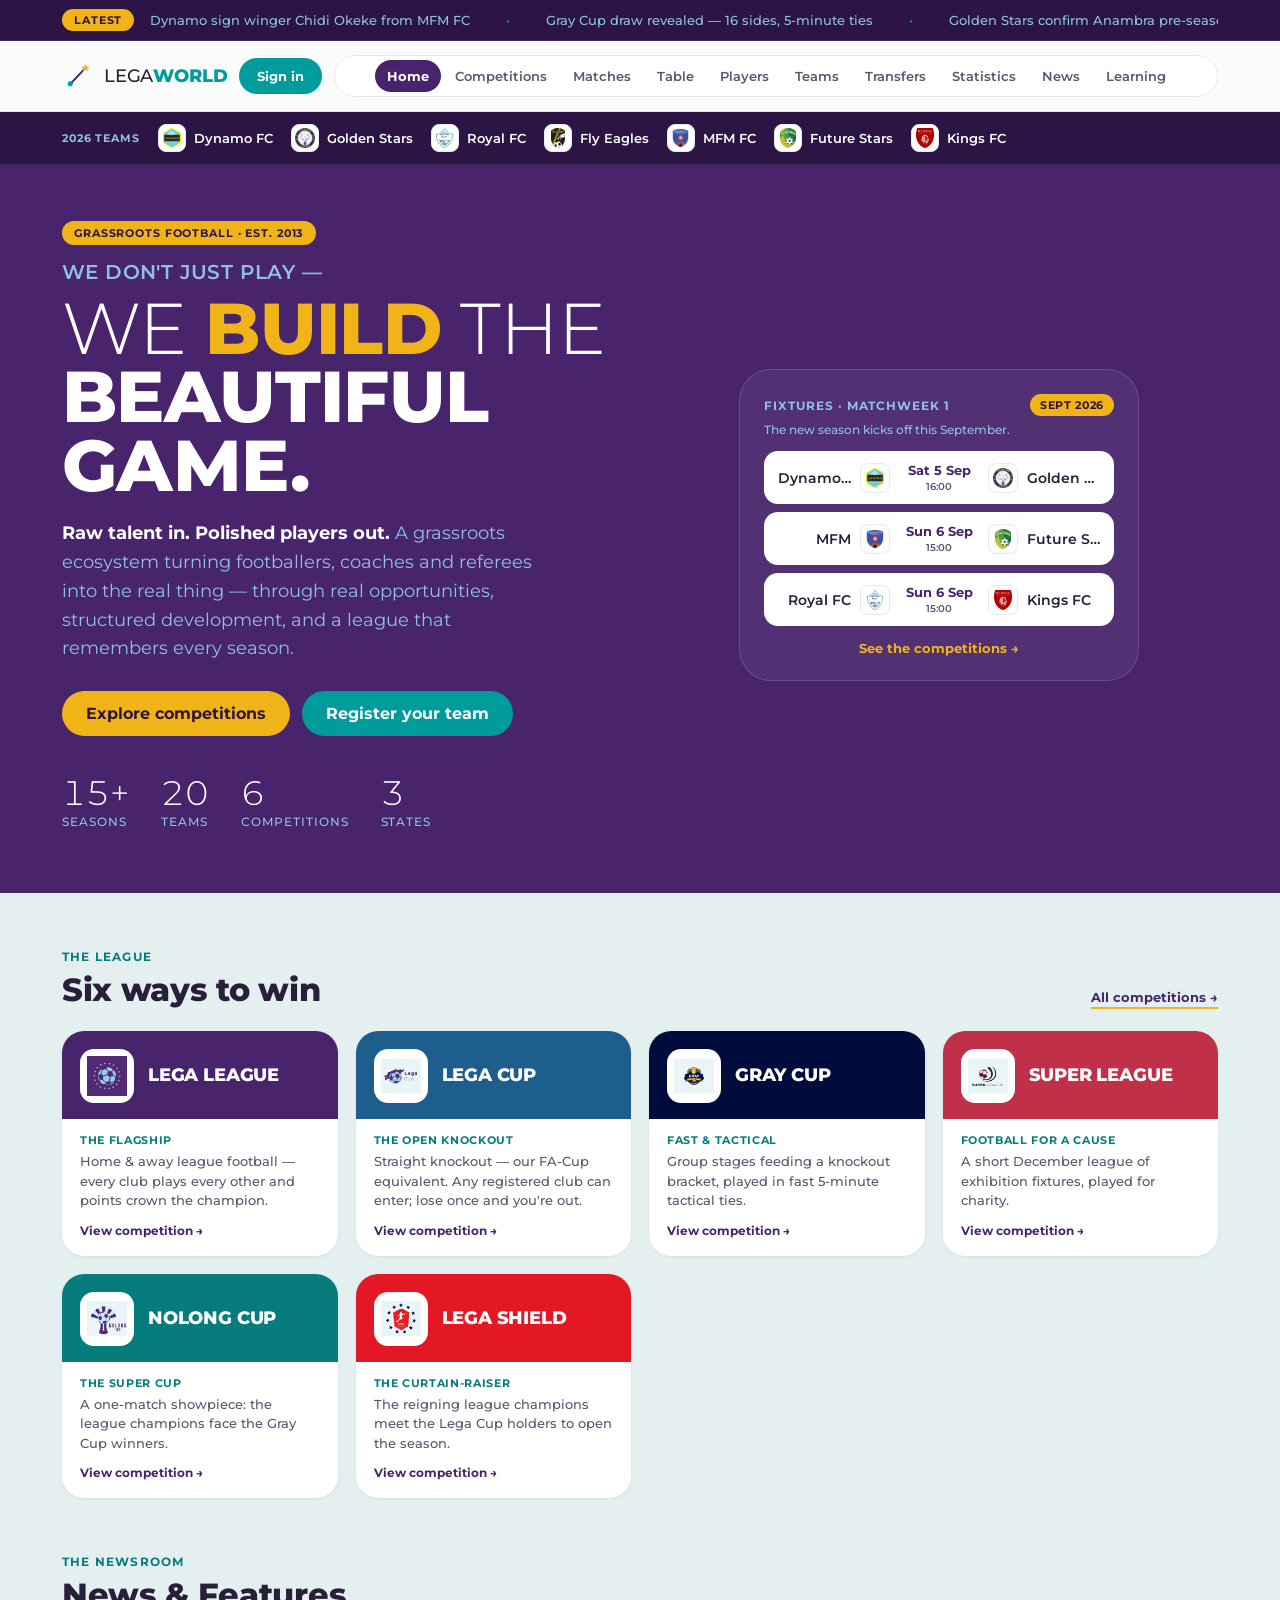
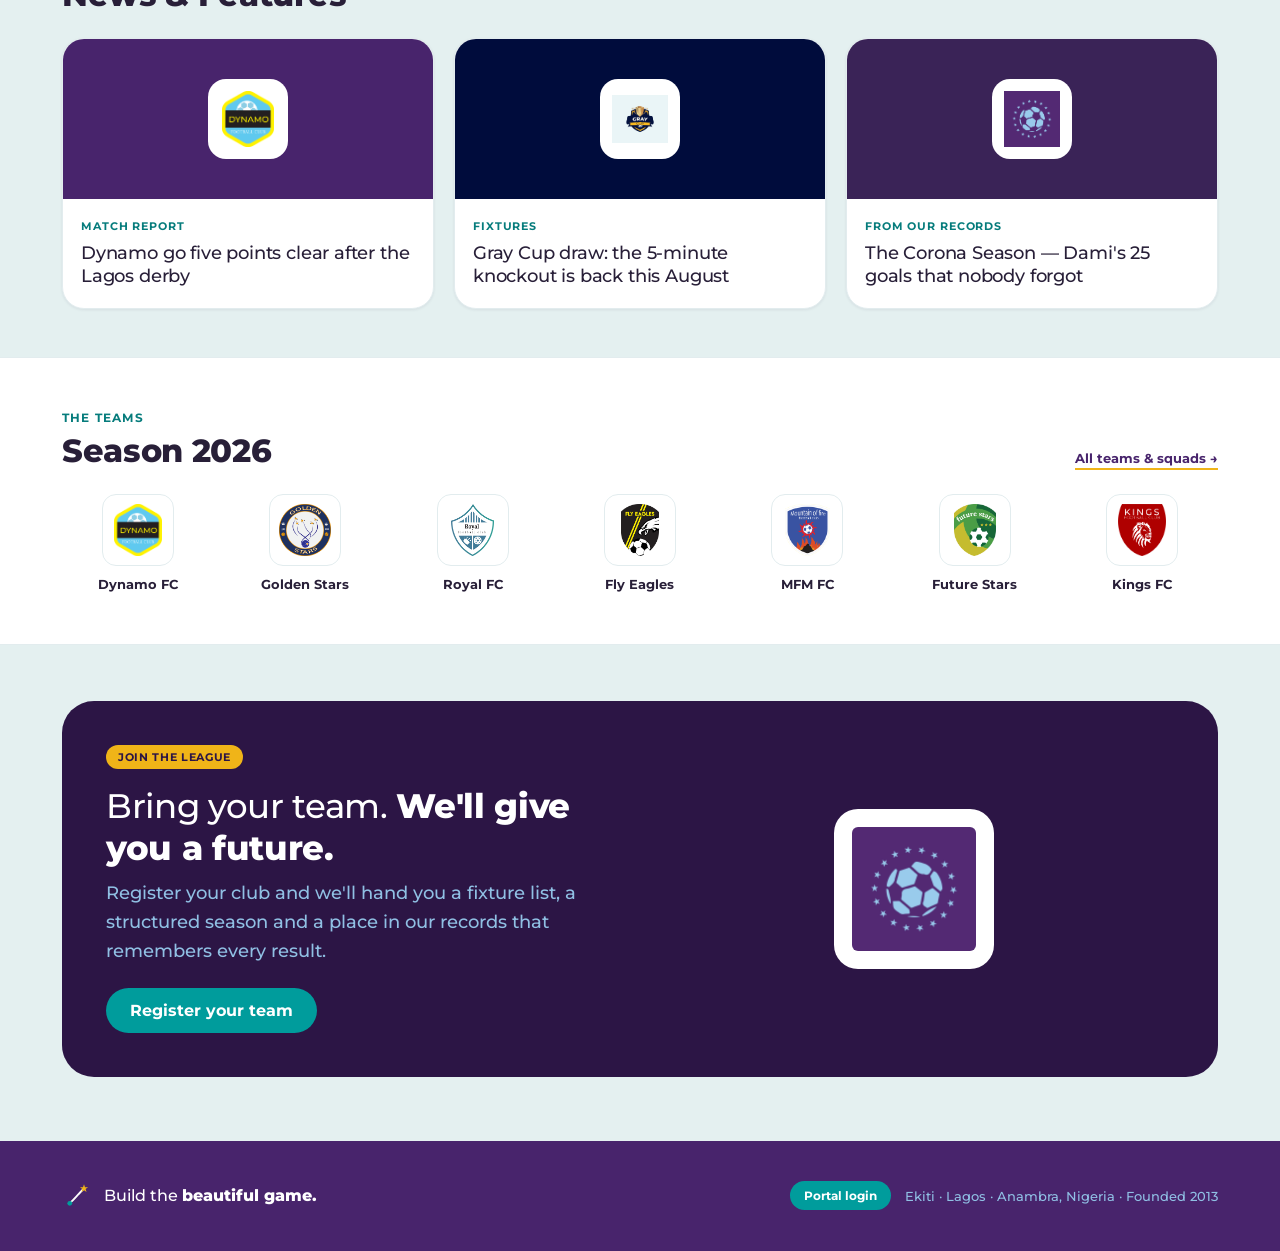
<file: index.html>
<!DOCTYPE html>
<html lang="en">
<head>
  <meta charset="utf-8" />
  <meta name="viewport" content="width=device-width, initial-scale=1" />
  <title>Lega World — Build the beautiful game</title>
  <meta name="description" content="Lega World — a grassroots football ecosystem. Competitions, league tables, teams, players, transfers and 15 seasons of stats." />
  <meta name="theme-color" content="#2C1545" />

  <!-- Montserrat (the brand typeface) -->
  <link rel="preconnect" href="https://fonts.googleapis.com" />
  <link rel="preconnect" href="https://fonts.gstatic.com" crossorigin />
  <link rel="stylesheet" href="https://fonts.googleapis.com/css2?family=Montserrat:wght@300;400;500;600;700;800&display=swap" />

  <link rel="icon" href="assets/logo/lega-world-logo-primary.svg" />
  <link rel="stylesheet" href="css/site.css?v=20260623i" />
</head>
<body>
  <div id="app"></div>

  <!-- runtime + components + app (no build step, no framework).
       ?v= is a cache-buster: bump it whenever a js/css file changes so
       returning visitors fetch the new code instead of a stale cached copy. -->
  <script src="js/dc-runtime.js?v=20260623i"></script>
  <script src="js/components.js?v=20260623i"></script>

  <!-- data: config + bundled defaults + Supabase data layer -->
  <script src="config.js?v=20260623i"></script>
  <script src="js/data.seed.js?v=20260623i"></script>
  <script src="js/challenge-place-data.js?v=20260624b"></script>
  <script src="js/challenge-place-player-data.js?v=20260627a"></script>
  <script src="js/challenge-place-match-data.js?v=20260625a"></script>
  <script src="js/supabase.js?v=20260623i"></script>

  <!-- the application (original template + logic) -->
  <script src="js/app.js?v=20260623i"></script>
  <!-- Phase 1 behaviour: DB-backed registrations/transfers + news reader -->
  <script src="js/integrations.js?v=20260627b"></script>

  <!-- boot: render instantly from bundled data, then upgrade from Supabase -->
  <script>
    (function () {
      function boot() {
        // 1) Render IMMEDIATELY from the bundled data. The site must never wait
        //    on the network to appear — a slow or stalled CDN (esm.sh) / Supabase
        //    used to leave the page blank and frozen until the request resolved
        //    (which never happens on a flaky connection).
        window.LEGA_CONTENT = window.LEGA_CONTENT || null;
        try { window.LEGA_MOUNT(); } catch (e) {}
        // 2) In the background, upgrade to live Supabase data if/when it arrives.
        //    Failures or stalls here no longer matter — the page already works.
        if (!window.LEGA_loadContent) return;
        var pSquads = window.LEGA_loadSquads ? window.LEGA_loadSquads() : Promise.resolve(null);
        Promise.all([
          window.LEGA_loadContent().catch(function () { return null; }),
          pSquads.catch(function () { return null; })
        ]).then(function (res) {
          var content = res[0], squads = res[1];
          if (squads) { content = content || {}; content.rosters = squads; }
          if (!content) return;                      // no live data -> keep instant render
          window.LEGA_CONTENT = content;
          try { window.LEGA_MOUNT(); } catch (e) {}  // re-render with live data (state preserved)
        });
      }
      if (document.readyState === "loading") document.addEventListener("DOMContentLoaded", boot);
      else boot();
    })();
  </script>
</body>
</html>
</file>
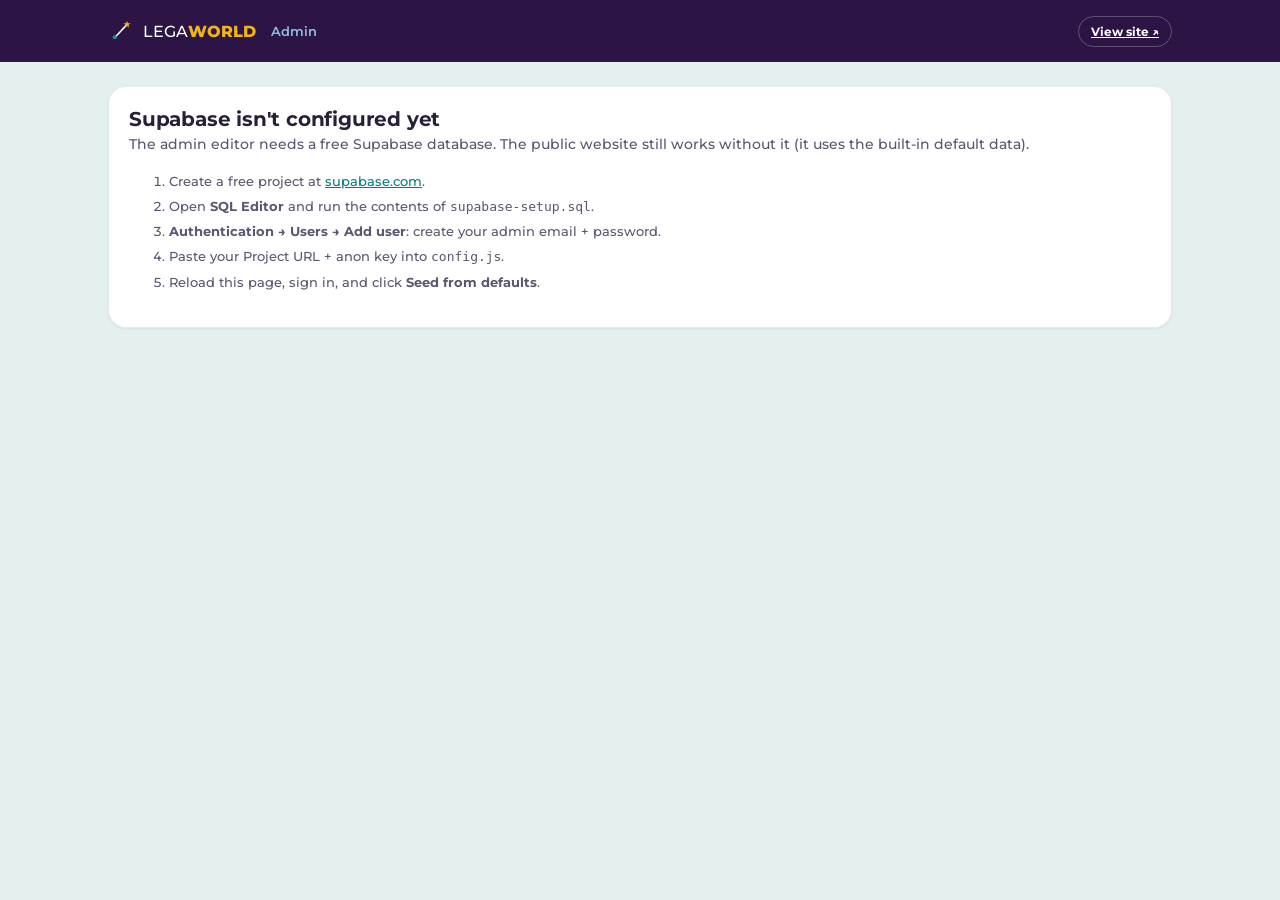
<file: admin.html>
<!DOCTYPE html>
<html lang="en">
<head>
  <meta charset="utf-8" />
  <meta name="viewport" content="width=device-width, initial-scale=1" />
  <title>Lega World — Admin</title>
  <link rel="preconnect" href="https://fonts.googleapis.com" />
  <link rel="preconnect" href="https://fonts.gstatic.com" crossorigin />
  <link rel="stylesheet" href="https://fonts.googleapis.com/css2?family=Montserrat:wght@300;400;500;600;700;800&display=swap" />
  <link rel="icon" href="assets/logo/lega-world-logo-primary.svg" />
  <style>
    :root{
      --purple:#48246C; --purple-dark:#2C1545; --teal:#009C9C; --teal-d:#067C7C;
      --gold:#F0B418; --sky:#90C0E4; --canvas:#E4F0F0; --ink:#281F38; --muted:#5C5470; --line:#E2ECEE;
    }
    *{box-sizing:border-box}
    body{margin:0;font-family:'Montserrat',system-ui,sans-serif;background:var(--canvas);color:var(--ink);}
    a{color:var(--teal-d)}
    .wrap{max-width:1100px;margin:0 auto;padding:0 18px}
    /* top bar */
    header{background:var(--purple-dark);color:#fff;position:sticky;top:0;z-index:20;}
    .bar{display:flex;align-items:center;gap:12px;min-height:62px;flex-wrap:wrap}
    .brand{display:flex;align-items:center;gap:9px;font-weight:800}
    .brand img{height:26px}
    .brand .a{font-weight:500}.brand .b{color:var(--gold)}
    .spacer{flex:1}
    .pill{display:inline-flex;align-items:center;gap:7px;cursor:pointer;border:none;font-family:inherit;font-weight:700;font-size:13px;padding:9px 15px;border-radius:999px;}
    .pill.ghost{background:transparent;color:#fff;border:1px solid rgba(255,255,255,.25)}
    .pill.gold{background:var(--gold);color:var(--purple-dark)}
    .pill.teal{background:var(--teal);color:#fff}
    .pill.sm{font-size:12px;padding:7px 12px}
    .pill:disabled{opacity:.5;cursor:default}
    /* nav tabs */
    nav.tabs{background:var(--purple);}
    nav.tabs .wrap{display:flex;gap:2px;overflow-x:auto}
    nav.tabs button{background:transparent;border:none;color:rgba(255,255,255,.72);font-family:inherit;font-weight:700;font-size:13px;padding:13px 14px;cursor:pointer;white-space:nowrap;border-bottom:3px solid transparent}
    nav.tabs button.active{color:#fff;border-bottom-color:var(--gold)}
    /* content */
    main{padding:24px 0 80px}
    .card{background:#fff;border:1px solid var(--line);border-radius:18px;padding:20px;box-shadow:0 1px 3px rgba(44,21,69,.08);margin-bottom:18px}
    .card h2{margin:0 0 4px;font-size:20px;letter-spacing:-.01em}
    .card .sub{margin:0 0 16px;color:var(--muted);font-size:14px;font-weight:500}
    label.fl{display:block;font-size:11px;font-weight:700;text-transform:uppercase;letter-spacing:.04em;color:var(--muted);margin:0 0 5px}
    input.f, select.f, textarea.f{width:100%;font-family:inherit;font-size:14px;font-weight:500;padding:9px 11px;border:1px solid var(--line);border-radius:8px;background:#FAFCFC;color:var(--ink)}
    textarea.f{min-height:70px;resize:vertical}
    input.f:focus,select.f:focus,textarea.f:focus{outline:2px solid var(--teal);border-color:var(--teal)}
    .row{display:flex;gap:8px;align-items:center;flex-wrap:wrap}
    .grid{display:grid;gap:10px}
    .item{border:1px solid var(--line);border-radius:12px;padding:12px;background:#FBFCFD;margin-bottom:10px}
    .item .hd{display:flex;justify-content:space-between;align-items:center;gap:8px;margin-bottom:8px}
    .item .hd .t{font-weight:700;font-size:13px;color:var(--purple)}
    .x{background:#fff;border:1px solid var(--line);color:#C0392B;border-radius:8px;cursor:pointer;font-weight:800;font-size:13px;padding:5px 10px;font-family:inherit}
    .muted{color:var(--muted);font-size:13px;font-weight:500}
    .saved{position:fixed;left:50%;bottom:26px;transform:translateX(-50%);background:var(--teal-d);color:#fff;font-weight:700;font-size:14px;padding:11px 20px;border-radius:999px;box-shadow:0 8px 30px rgba(6,124,124,.4);opacity:0;transition:opacity .2s, transform .2s;pointer-events:none;z-index:50}
    .saved.show{opacity:1;transform:translateX(-50%) translateY(-4px)}
    /* login */
    .login{max-width:420px;margin:60px auto;}
    .err{color:#C0392B;font-size:13px;font-weight:600;margin-top:8px;min-height:18px}
    .cols{display:grid;grid-template-columns:1fr 1fr;gap:10px}
    @media (max-width:560px){.cols{grid-template-columns:1fr}}
    .banner{background:#FFF6E5;border:1px solid #F0D79A;color:#7A5A12;border-radius:12px;padding:12px 14px;font-size:13px;font-weight:600;margin-bottom:16px}
  </style>
</head>
<body>
  <div id="admin"></div>
  <div id="toast" class="saved">Saved ✓</div>

  <script src="config.js?v=20260623i"></script>
  <script src="js/data.seed.js?v=20260623i"></script>
  <script src="js/supabase.js?v=20260623i"></script>
  <script src="js/admin.js?v=20260623i"></script>
</body>
</html>
</file>
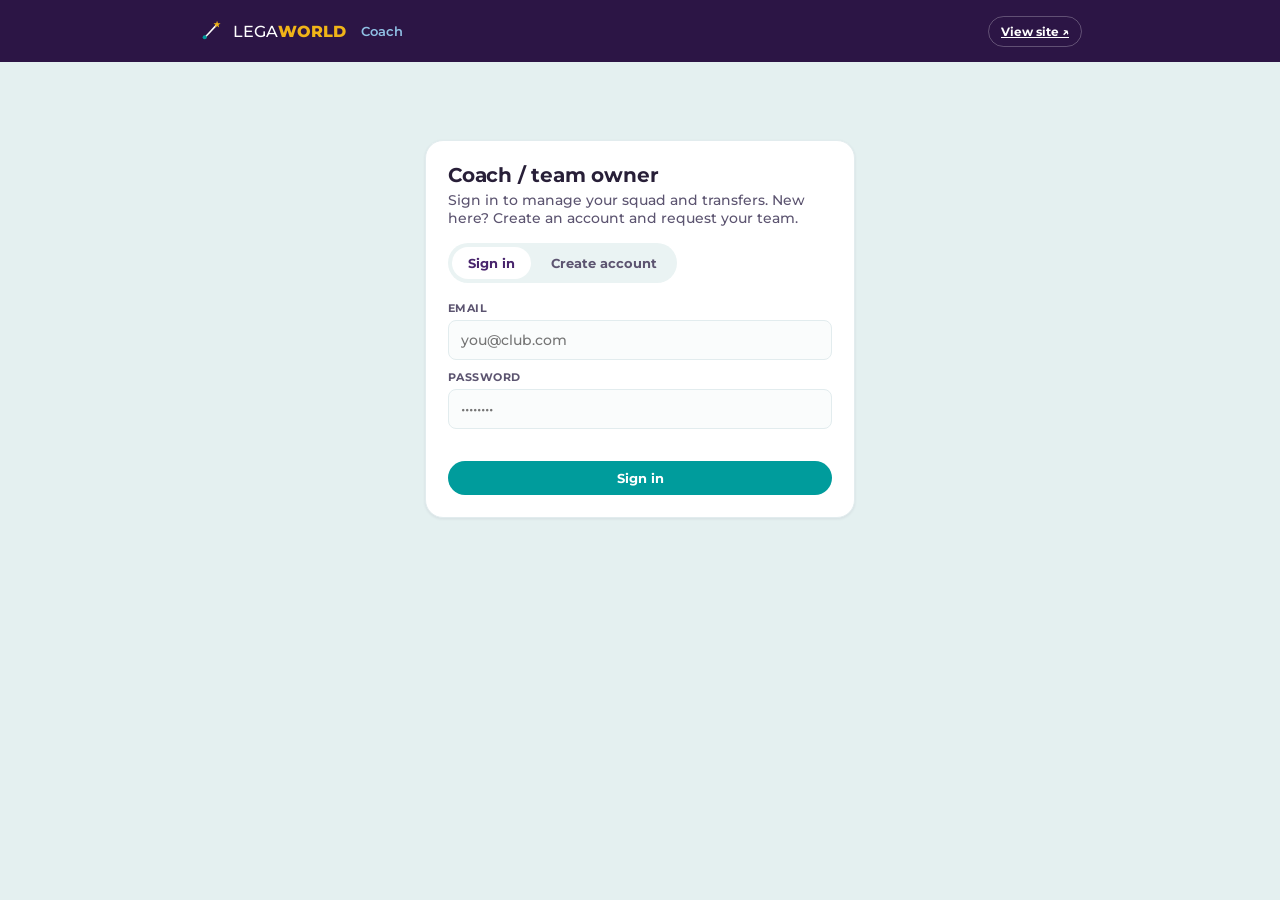
<file: coach.html>
<!DOCTYPE html>
<html lang="en">
<head>
  <meta charset="utf-8" />
  <meta name="viewport" content="width=device-width, initial-scale=1" />
  <title>Lega World — Coach / Team Owner</title>
  <link rel="preconnect" href="https://fonts.googleapis.com" />
  <link rel="preconnect" href="https://fonts.gstatic.com" crossorigin />
  <link rel="stylesheet" href="https://fonts.googleapis.com/css2?family=Montserrat:wght@300;400;500;600;700;800&display=swap" />
  <link rel="icon" href="assets/logo/lega-world-logo-primary.svg" />
  <style>
    :root{ --purple:#48246C; --purple-dark:#2C1545; --teal:#009C9C; --teal-d:#067C7C;
      --gold:#F0B418; --sky:#90C0E4; --canvas:#E4F0F0; --ink:#281F38; --muted:#5C5470; --line:#E2ECEE; }
    *{box-sizing:border-box}
    body{margin:0;font-family:'Montserrat',system-ui,sans-serif;background:var(--canvas);color:var(--ink);}
    a{color:var(--teal-d)}
    .wrap{max-width:920px;margin:0 auto;padding:0 18px}
    header{background:var(--purple-dark);color:#fff;position:sticky;top:0;z-index:20;}
    .bar{display:flex;align-items:center;gap:12px;min-height:62px;flex-wrap:wrap}
    .brand{display:flex;align-items:center;gap:9px;font-weight:800}
    .brand img{height:26px}.brand .a{font-weight:500}.brand .b{color:var(--gold)}
    .spacer{flex:1}
    .pill{display:inline-flex;align-items:center;gap:7px;cursor:pointer;border:none;font-family:inherit;font-weight:700;font-size:13px;padding:9px 15px;border-radius:999px;}
    .pill.ghost{background:transparent;color:#fff;border:1px solid rgba(255,255,255,.25)}
    .pill.gold{background:var(--gold);color:var(--purple-dark)}
    .pill.teal{background:var(--teal);color:#fff}
    .pill.sm{font-size:12px;padding:7px 12px}
    .pill:disabled{opacity:.5;cursor:default}
    nav.tabs{background:var(--purple);}
    nav.tabs .wrap{display:flex;gap:2px;overflow-x:auto}
    nav.tabs button{background:transparent;border:none;color:rgba(255,255,255,.72);font-family:inherit;font-weight:700;font-size:13px;padding:13px 16px;cursor:pointer;white-space:nowrap;border-bottom:3px solid transparent}
    nav.tabs button.active{color:#fff;border-bottom-color:var(--gold)}
    main{padding:24px 0 80px}
    .card{background:#fff;border:1px solid var(--line);border-radius:18px;padding:22px;box-shadow:0 1px 3px rgba(44,21,69,.08);margin-bottom:18px}
    .card h2{margin:0 0 4px;font-size:20px;letter-spacing:-.01em}
    .card .sub{margin:0 0 16px;color:var(--muted);font-size:14px;font-weight:500}
    label.fl{display:block;font-size:11px;font-weight:700;text-transform:uppercase;letter-spacing:.04em;color:var(--muted);margin:0 0 5px}
    input.f, select.f, textarea.f{width:100%;font-family:inherit;font-size:14px;font-weight:500;padding:10px 12px;border:1px solid var(--line);border-radius:8px;background:#FAFCFC;color:var(--ink)}
    input.f:focus,select.f:focus{outline:2px solid var(--teal);border-color:var(--teal)}
    .row{display:flex;gap:8px;align-items:center;flex-wrap:wrap}
    .item{border:1px solid var(--line);border-radius:12px;padding:12px 14px;background:#FBFCFD;margin-bottom:10px}
    .item .hd{display:flex;justify-content:space-between;align-items:center;gap:8px}
    .x{background:#fff;border:1px solid var(--line);color:#C0392B;border-radius:8px;cursor:pointer;font-weight:800;font-size:13px;padding:6px 11px;font-family:inherit}
    .muted{color:var(--muted);font-size:13px;font-weight:500}
    .err{color:#C0392B;font-size:13px;font-weight:600;margin-top:8px;min-height:18px}
    .ok{color:#067C7C;font-size:13px;font-weight:700;margin-top:8px;min-height:18px}
    .login{max-width:430px;margin:54px auto;}
    .cols{display:grid;grid-template-columns:1fr 1fr;gap:10px}
    @media (max-width:560px){.cols{grid-template-columns:1fr}}
    .chip{font-size:12px;font-weight:700;background:#EAF3F3;border-radius:999px;padding:5px 12px}
    .badge{font-size:10px;font-weight:800;text-transform:uppercase;letter-spacing:.05em;color:#fff;padding:3px 9px;border-radius:999px}
    .seg{display:flex;gap:4px;background:#EAF3F3;border-radius:999px;padding:4px;margin-bottom:18px;width:max-content;max-width:100%}
    .seg button{border:none;background:transparent;font-family:inherit;font-weight:700;font-size:13px;padding:8px 16px;border-radius:999px;cursor:pointer;color:var(--muted)}
    .seg button.active{background:#fff;color:var(--purple)}
    .saved{position:fixed;left:50%;bottom:26px;transform:translateX(-50%);background:#067C7C;color:#fff;font-weight:700;font-size:14px;padding:11px 20px;border-radius:999px;box-shadow:0 8px 30px rgba(6,124,124,.4);opacity:0;transition:opacity .2s, transform .2s;pointer-events:none;z-index:50}
    .saved.show{opacity:1;transform:translateX(-50%) translateY(-4px)}
  </style>
</head>
<body>
  <div id="coach"></div>
  <div id="toast" class="saved">Saved ✓</div>

  <script src="config.js?v=20260623i"></script>
  <script src="js/data.seed.js?v=20260623i"></script>
  <script src="js/supabase.js?v=20260623i"></script>
  <script src="js/coach.js?v=20260623i"></script>
</body>
</html>
</file>
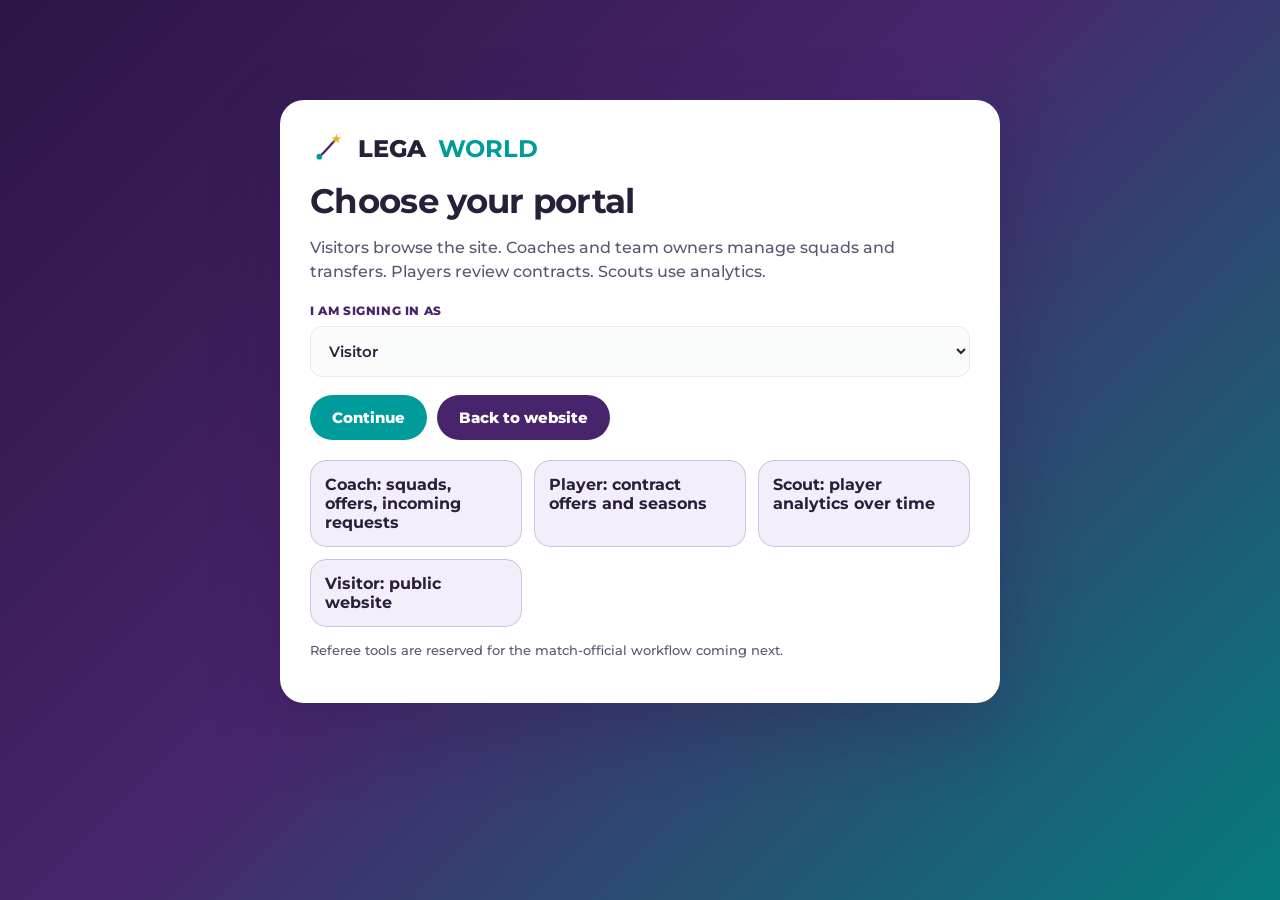
<file: login.html>
<!DOCTYPE html>
<html lang="en">
<head>
  <meta charset="utf-8" />
  <meta name="viewport" content="width=device-width, initial-scale=1" />
  <title>Lega World — Portal login</title>
  <link rel="stylesheet" href="https://fonts.googleapis.com/css2?family=Montserrat:wght@300;400;500;600;700;800&display=swap" />
  <link rel="icon" href="assets/logo/lega-world-logo-primary.svg" />
  <link rel="stylesheet" href="css/site.css?v=20260623i" />
  <style>
    body{font-family:Montserrat,system-ui,sans-serif;background:#E4F0F0;margin:0;color:#281F38}
    .portal-shell{min-height:100vh;background:linear-gradient(135deg,#2C1545 0%,#48246C 45%,#067C7C 100%);padding:28px}
    .portal-card{max-width:720px;margin:8vh auto;background:#fff;border-radius:24px;padding:30px;box-shadow:0 24px 70px rgba(44,21,69,.28)}
    .brand{display:flex;align-items:center;gap:12px;font-weight:800;font-size:24px;margin-bottom:18px}
    .brand img{width:36px;height:36px}.brand b{color:#009C9C}
    h1{font-size:34px;line-height:1.05;margin:0 0 8px;letter-spacing:-.02em}
    p{color:#5C5470;font-weight:500;line-height:1.55}
    label{display:block;font-size:12px;font-weight:800;text-transform:uppercase;letter-spacing:.05em;color:#48246C;margin:18px 0 8px}
    select,.portal-card input{width:100%;padding:14px;border:1px solid #E2ECEE;border-radius:12px;font:600 15px Montserrat;background:#FAFCFC;color:#281F38}
    button,.linkbtn{display:inline-flex;align-items:center;justify-content:center;border:0;border-radius:999px;padding:13px 22px;font:800 15px Montserrat;cursor:pointer;text-decoration:none}
    button{background:#009C9C;color:#fff}.linkbtn{background:#48246C;color:#fff}
    .grid{display:grid;grid-template-columns:repeat(auto-fit,minmax(180px,1fr));gap:12px;margin-top:20px}
    .role{background:#F3EEFA;border:1px solid #CFC0E0;border-radius:16px;padding:14px;font-weight:700}
    .muted{font-size:13px;color:#5C5470}
  </style>
</head>
<body>
  <div class="portal-shell">
    <div class="portal-card">
      <div class="brand"><img src="assets/logo/lega-world-logo-primary.svg" alt="">LEGA<b>WORLD</b></div>
      <h1>Choose your portal</h1>
      <p>Visitors browse the site. Coaches and team owners manage squads and transfers. Players review contracts. Scouts use analytics.</p>
      <label for="role">I am signing in as</label>
      <select id="role">
        <option value="visitor">Visitor</option>
        <option value="coach">Coach / Team owner</option>
        <option value="player">Player</option>
        <option value="scout">Scout</option>
        <option value="referee">Referee</option>
      </select>
      <div style="display:flex;gap:10px;flex-wrap:wrap;margin-top:18px">
        <button id="continue">Continue</button>
        <a class="linkbtn" href="index.html">Back to website</a>
      </div>
      <div class="grid">
        <div class="role">Coach: squads, offers, incoming requests</div>
        <div class="role">Player: contract offers and seasons</div>
        <div class="role">Scout: player analytics over time</div>
        <div class="role">Visitor: public website</div>
      </div>
      <p class="muted">Referee tools are reserved for the match-official workflow coming next.</p>
    </div>
  </div>
  <script src="js/login.js?v=20260623i"></script>
</body>
</html>
</file>
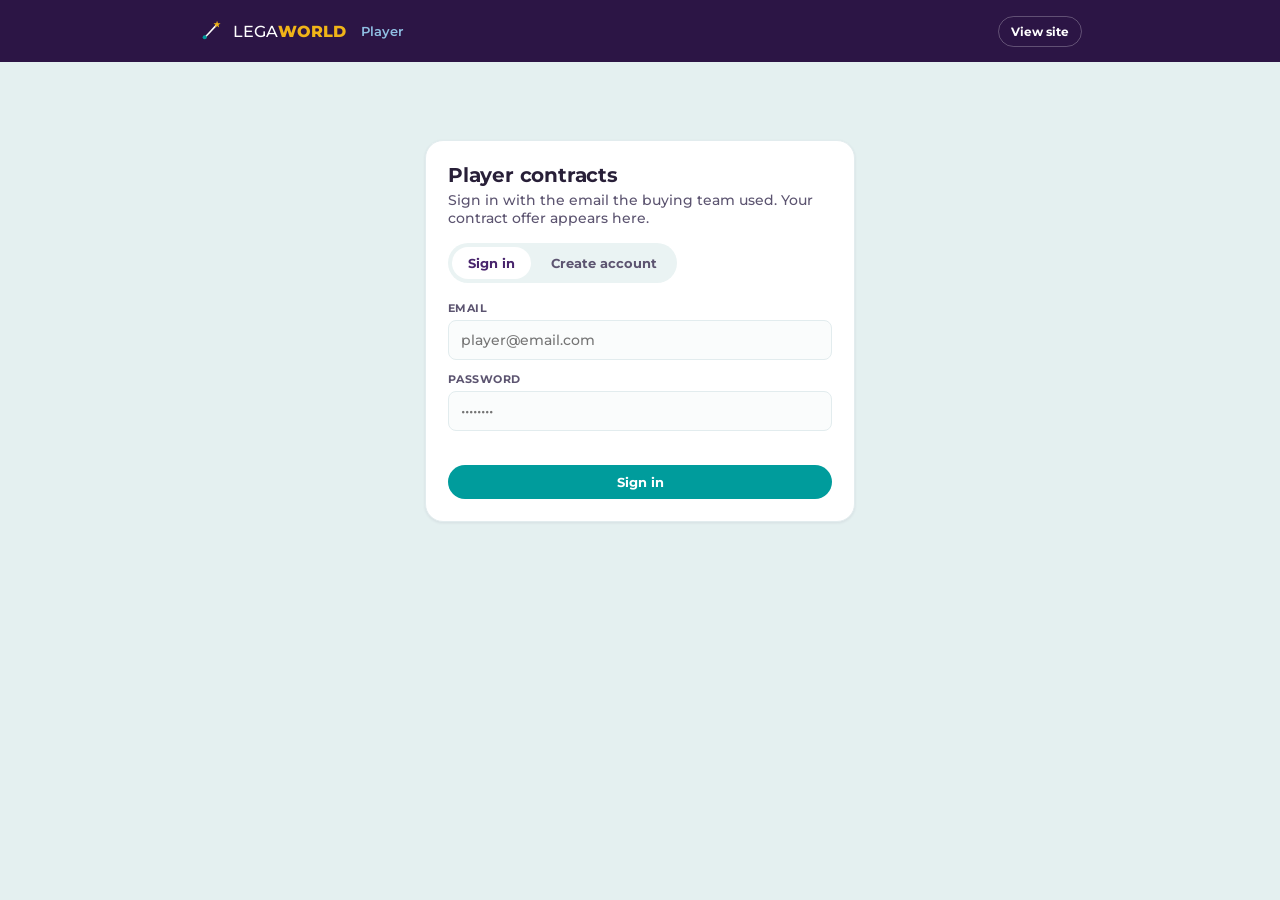
<file: player.html>
<!DOCTYPE html>
<html lang="en">
<head>
  <meta charset="utf-8" />
  <meta name="viewport" content="width=device-width, initial-scale=1" />
  <title>Lega World — Player contracts</title>
  <link rel="stylesheet" href="https://fonts.googleapis.com/css2?family=Montserrat:wght@300;400;500;600;700;800&display=swap" />
  <link rel="icon" href="assets/logo/lega-world-logo-primary.svg" />
  <link rel="stylesheet" href="css/site.css?v=20260623i" />
  <style>
    :root{--purple:#48246C;--purple-dark:#2C1545;--teal:#009C9C;--teal-d:#067C7C;--gold:#F0B418;--sky:#90C0E4;--canvas:#E4F0F0;--ink:#281F38;--muted:#5C5470;--line:#E2ECEE}
    body{margin:0;font-family:'Montserrat',system-ui,sans-serif;background:var(--canvas);color:var(--ink)}
    .wrap{max-width:920px;margin:0 auto;padding:0 18px}
    header{background:var(--purple-dark);color:#fff;position:sticky;top:0;z-index:20}
    .bar{display:flex;align-items:center;gap:12px;min-height:62px;flex-wrap:wrap}
    .brand{display:flex;align-items:center;gap:9px;font-weight:800}.brand img{height:26px}.brand .a{font-weight:500}.brand .b{color:var(--gold)}
    .spacer{flex:1}.pill{display:inline-flex;align-items:center;gap:7px;cursor:pointer;border:none;font-family:inherit;font-weight:700;font-size:13px;padding:9px 15px;border-radius:999px;text-decoration:none}
    .pill.ghost{background:transparent;color:#fff;border:1px solid rgba(255,255,255,.25)}.pill.teal{background:var(--teal);color:#fff}.pill.sm{font-size:12px;padding:7px 12px}.pill:disabled{opacity:.5;cursor:default}
    main{padding:24px 0 80px}.card{background:#fff;border:1px solid var(--line);border-radius:18px;padding:22px;box-shadow:0 1px 3px rgba(44,21,69,.08);margin-bottom:18px}
    .card h2{margin:0 0 4px;font-size:20px;letter-spacing:-.01em}.card .sub{margin:0 0 16px;color:var(--muted);font-size:14px;font-weight:500}
    label.fl{display:block;font-size:11px;font-weight:700;text-transform:uppercase;letter-spacing:.04em;color:var(--muted);margin:0 0 5px}
    input.f,select.f,textarea.f{width:100%;font-family:inherit;font-size:14px;font-weight:500;padding:10px 12px;border:1px solid var(--line);border-radius:8px;background:#FAFCFC;color:var(--ink)}
    input.f:focus,select.f:focus{outline:2px solid var(--teal);border-color:var(--teal)}
    .row{display:flex;gap:8px;align-items:center;flex-wrap:wrap}.item{border:1px solid var(--line);border-radius:12px;padding:12px 14px;background:#FBFCFD;margin-bottom:10px}
    .item .hd{display:flex;justify-content:space-between;align-items:center;gap:8px}.badge{font-size:10px;font-weight:800;text-transform:uppercase;letter-spacing:.05em;color:#fff;padding:3px 9px;border-radius:999px}
    .muted{color:var(--muted);font-size:13px;font-weight:500}.err{color:#C0392B;font-size:13px;font-weight:600;margin-top:8px;min-height:18px}.ok{color:#067C7C;font-size:13px;font-weight:700;margin-top:8px;min-height:18px}
    .login{max-width:430px;margin:54px auto}.seg{display:flex;gap:4px;background:#EAF3F3;border-radius:999px;padding:4px;margin-bottom:18px;width:max-content;max-width:100%}
    .seg button{border:none;background:transparent;font-family:inherit;font-weight:700;font-size:13px;padding:8px 16px;border-radius:999px;cursor:pointer;color:var(--muted)}.seg button.active{background:#fff;color:var(--purple)}
    #toast{position:fixed;left:50%;bottom:26px;transform:translateX(-50%);color:#fff;font-weight:700;font-size:14px;padding:11px 20px;border-radius:999px;box-shadow:0 8px 30px rgba(6,124,124,.4);opacity:0;transition:opacity .2s,transform .2s;pointer-events:none;z-index:50}
    #toast.show{opacity:1;transform:translateX(-50%) translateY(-4px)}
  </style>
  <script src="config.js?v=20260623i"></script>
  <script src="js/supabase.js?v=20260623i"></script>
</head>
<body>
  <div id="toast"></div>
  <div id="player"></div>
  <script src="js/player.js?v=20260623i"></script>
</body>
</html>
</file>
<file: css/site.css>
/* =====================================================================
   site.css — base styles from the original Lega World design (verbatim)
   plus a light responsive layer. Most of the layout is already fluid
   (CSS grid auto-fit + clamp() font sizes); this just polishes phones.
   ===================================================================== */

/* ---- original head <style> block (unchanged) ---- */
* { box-sizing: border-box; }
body { margin: 0; font-family: 'Montserrat', system-ui, sans-serif; background: #E4F0F0; color: #281F38; }
::selection { background: #F0B418; color: #2C1545; }
input, select, textarea { font-family: 'Montserrat', system-ui, sans-serif; }
input:focus, select:focus, textarea:focus { outline: 3px solid #009C9C; outline-offset: 1px; border-color: #009C9C !important; }
.lw-tick { display: flex; gap: 36px; white-space: nowrap; animation: lwtick 30s linear infinite; }
@keyframes lwtick { from { transform: translateX(0); } to { transform: translateX(-50%); } }
@media (prefers-reduced-motion: reduce) { .lw-tick { animation: none; } }
.lw-fade { animation: lwfade .35s ease both; }
@keyframes lwfade { from { opacity: 0; transform: translateY(8px); } to { opacity: 1; transform: none; } }

/* ---- responsive layer ---- */
html { -webkit-text-size-adjust: 100%; }
img { max-width: 100%; }

/* smooth, thin scrollbars for the horizontal pills (nav, team rail, tabs) */
.lw-tick,
[style*="overflow-x:auto"] {
  -webkit-overflow-scrolling: touch;
  scrollbar-width: thin;
}
[style*="overflow-x:auto"]::-webkit-scrollbar { height: 6px; }
[style*="overflow-x:auto"]::-webkit-scrollbar-thumb { background: rgba(72,36,108,.25); border-radius: 6px; }

/* On phones, trim the generous 22px horizontal gutters so content breathes. */
@media (max-width: 560px) {
  [style*="px 22px"] { padding-left: 16px !important; padding-right: 16px !important; }
  [style*=" 22px;"] { padding-left: 16px !important; padding-right: 16px !important; }
  /* large feature panels with uniform padding */
  [style*="padding:44px"] { padding: 26px 20px !important; }
  [style*="padding:48px 40px"] { padding: 30px 20px !important; }
}
</file>
